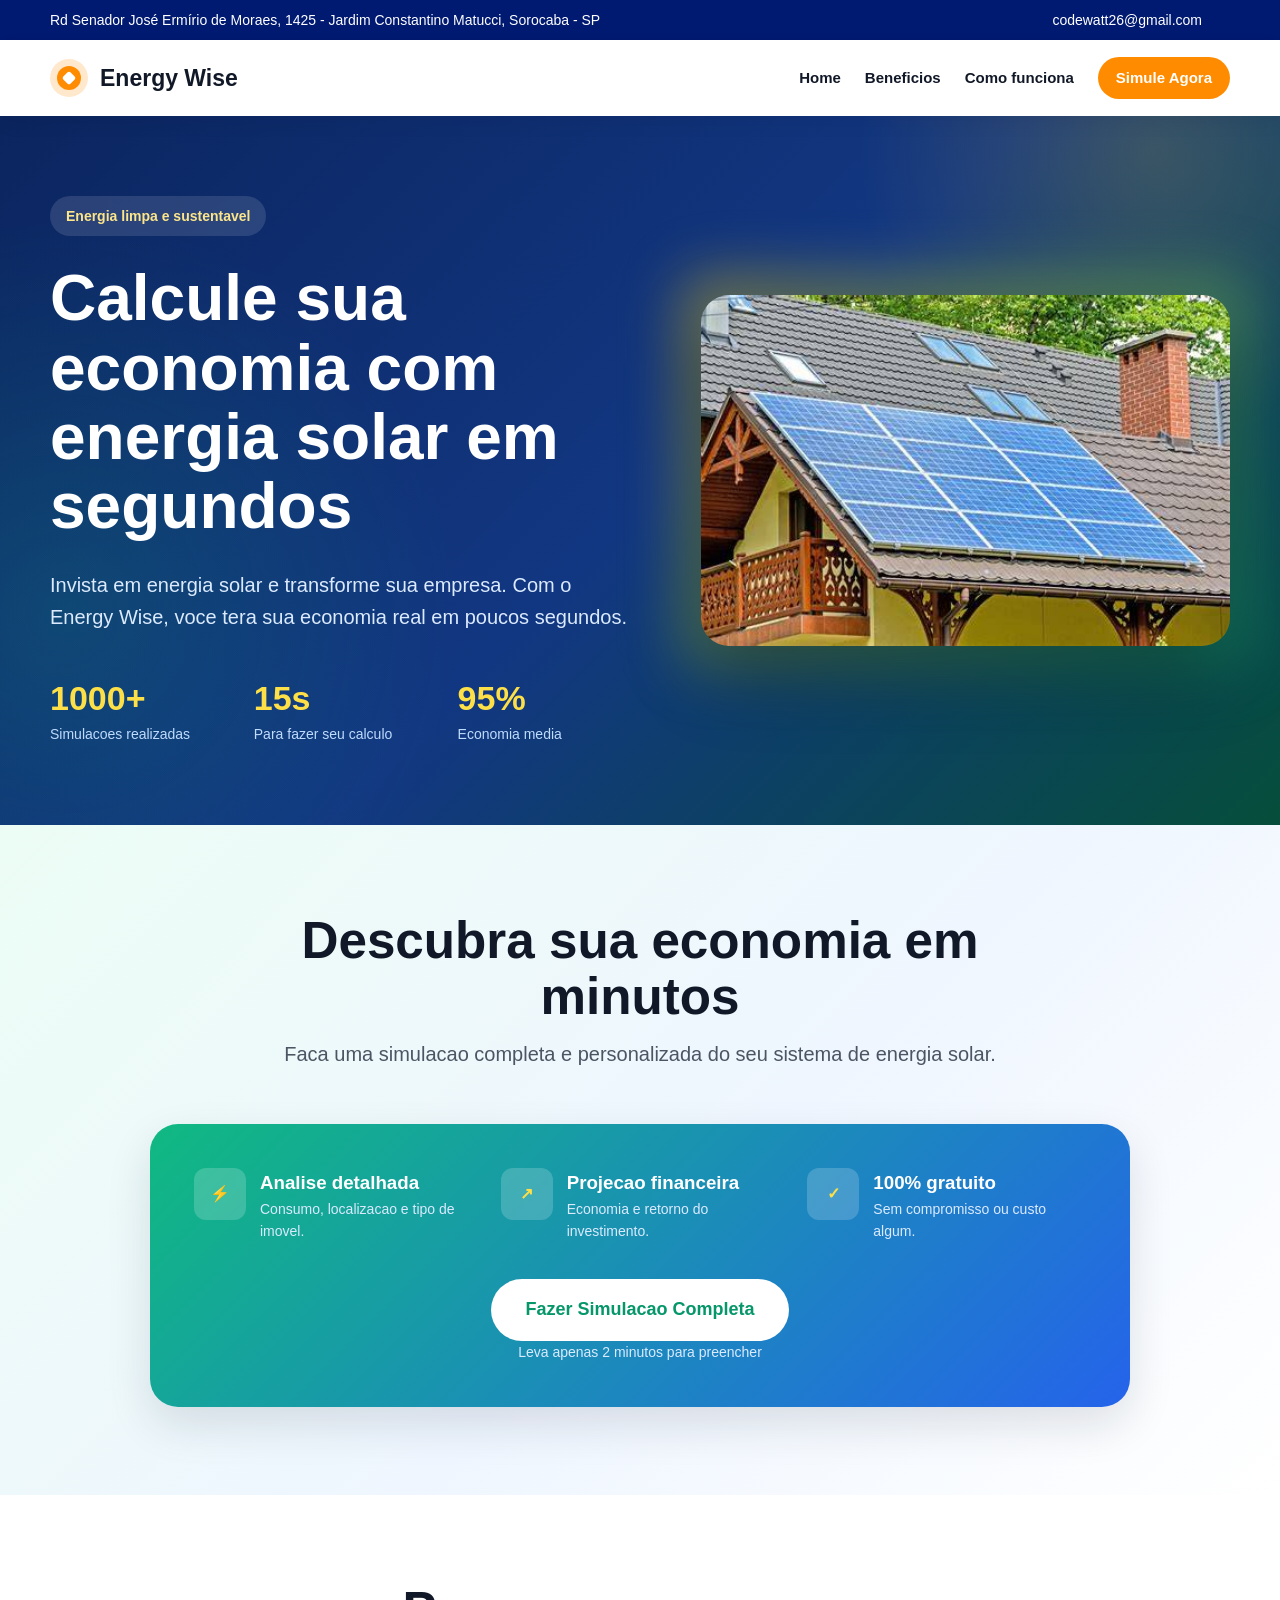
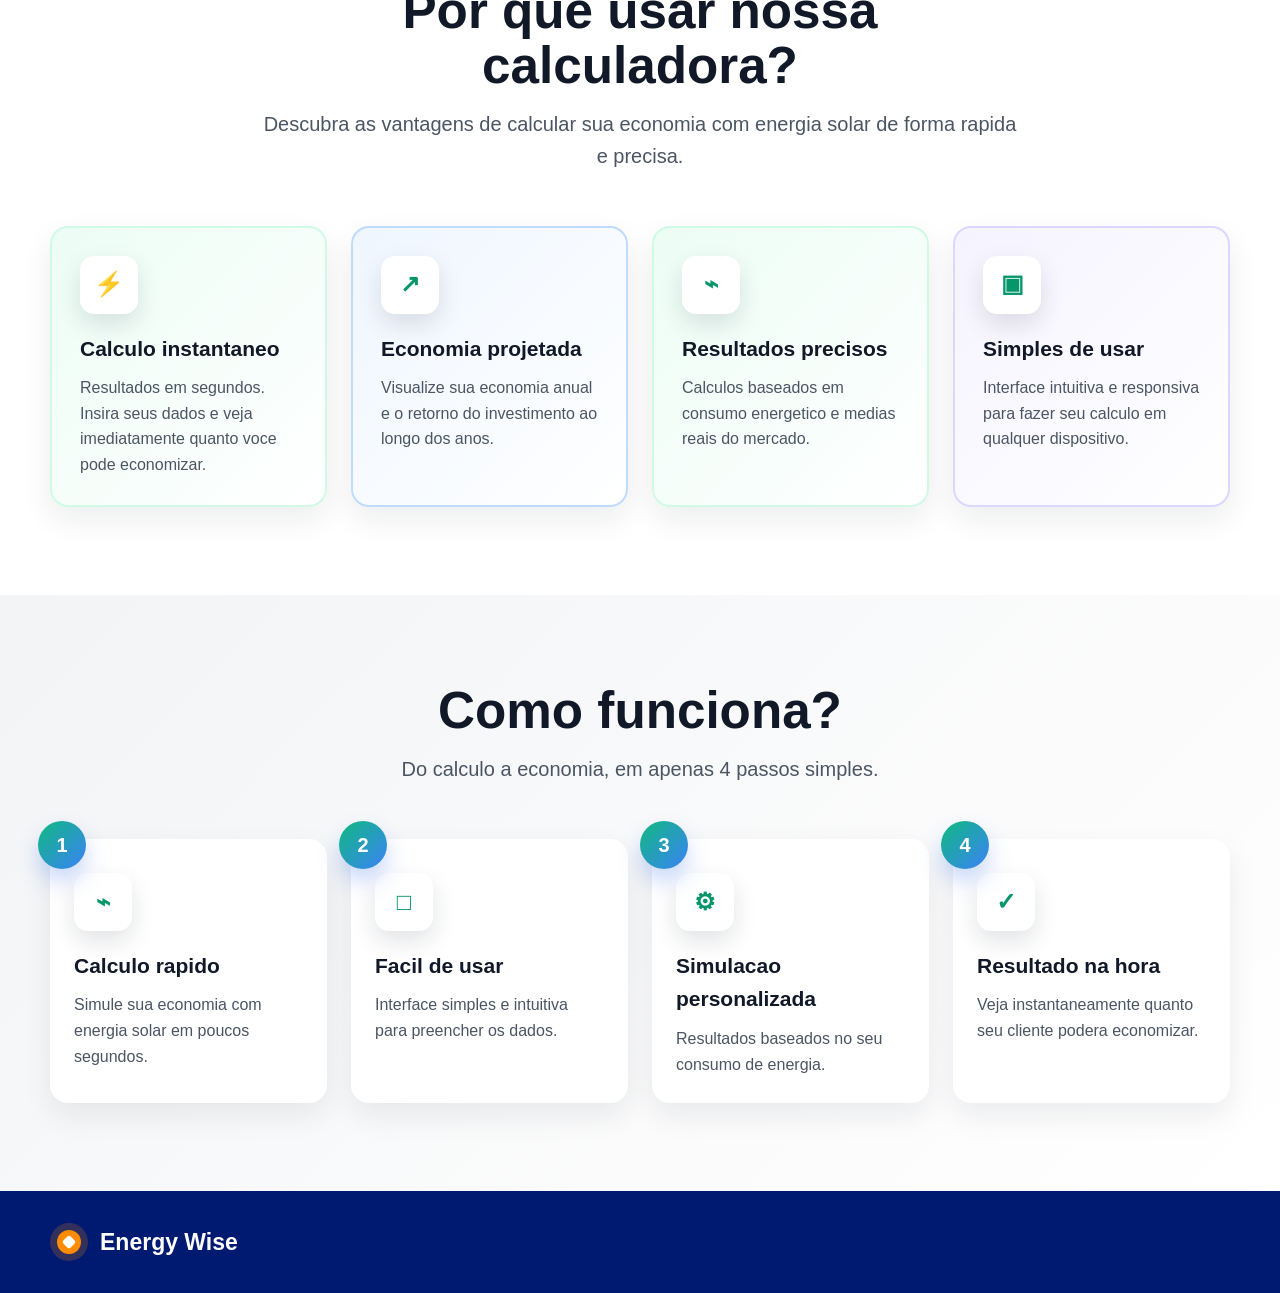
<file: index.html>
<!DOCTYPE html>
<html lang="pt-BR">
<head>
  <meta charset="UTF-8">
  <meta name="viewport" content="width=device-width, initial-scale=1.0">
  <title>Energy Wise | Home</title>
  <link rel="stylesheet" href="style.css">
</head>
<body>
  <header class="site-header">
    <div class="topbar">
      <div class="container topbar__content">
        <p class="topbar__item">Rd Senador José Ermírio de Moraes, 1425 - Jardim Constantino Matucci, Sorocaba - SP</p>
        <div class="topbar__right">
          <p class="topbar__item">codewatt26@gmail.com</p>
          <div class="social-links" aria-label="Redes sociais">
          </div>
        </div>
      </div>
    </div>

    <div class="main-header">
      <div class="container main-header__content">
        <a class="logo" href="index.html">
          <span class="logo__mark"></span>
          <span class="logo__text">Energy Wise</span>
        </a>
        <nav class="nav">
          <a href="index.html">Home</a>
          <a href="#beneficios">Beneficios</a>
          <a href="#como-funciona">Como funciona</a>
          <a class="btn btn--small btn--orange" href="simulacao.html">Simule Agora</a>
        </nav>
      </div>
    </div>
  </header>

  <main>
    <section class="hero" id="home">
      <div class="container hero__grid">
        <div class="hero__content">
          <span class="eyebrow">Energia limpa e sustentavel</span>
          <h1>Calcule sua economia com energia solar em segundos</h1>
          <p>
            Invista em energia solar e transforme sua empresa. Com o Energy Wise,
            voce tera sua economia real em poucos segundos.
          </p>
        

          <div class="stats">
            <div>
              <strong>1000+</strong>
              <span>Simulacoes realizadas</span>
            </div>
            <div>
              <strong>15s</strong>
              <span>Para fazer seu calculo</span>
            </div>
            <div>
              <strong>95%</strong>
              <span>Economia media</span>
            </div>
          </div>
        </div>

        <div class="hero__image-wrap">
          <img src="solar-panels.png" alt="Paineis solares instalados em um telhado">
        </div>
      </div>
    </section>

    <section class="section section--soft">
      <div class="container">
        <div class="section-heading">
          <h2>Descubra sua economia em minutos</h2>
          <p>Faca uma simulacao completa e personalizada do seu sistema de energia solar.</p>
        </div>

        <div class="cta-panel">
          <div class="cta-panel__grid">
            <article>
              <span class="icon-box">⚡</span>
              <h3>Analise detalhada</h3>
              <p>Consumo, localizacao e tipo de imovel.</p>
            </article>
            <article>
              <span class="icon-box">↗</span>
              <h3>Projecao financeira</h3>
              <p>Economia e retorno do investimento.</p>
            </article>
            <article>
              <span class="icon-box">✓</span>
              <h3>100% gratuito</h3>
              <p>Sem compromisso ou custo algum.</p>
            </article>
          </div>
          <a class="btn btn--light" href="simulacao.html">Fazer Simulacao Completa</a>
          <p class="cta-panel__note">Leva apenas 2 minutos para preencher</p>
        </div>
      </div>
    </section>

    <section class="section" id="beneficios">
      <div class="container">
        <div class="section-heading">
          <h2>Por que usar nossa calculadora?</h2>
          <p>Descubra as vantagens de calcular sua economia com energia solar de forma rapida e precisa.</p>
        </div>

        <div class="card-grid card-grid--four">
          <article class="feature-card feature-card--green">
            <span class="feature-card__icon">⚡</span>
            <h3>Calculo instantaneo</h3>
            <p>Resultados em segundos. Insira seus dados e veja imediatamente quanto voce pode economizar.</p>
          </article>
          <article class="feature-card feature-card--blue">
            <span class="feature-card__icon">↗</span>
            <h3>Economia projetada</h3>
            <p>Visualize sua economia anual e o retorno do investimento ao longo dos anos.</p>
          </article>
          <article class="feature-card feature-card--green">
            <span class="feature-card__icon">⌁</span>
            <h3>Resultados precisos</h3>
            <p>Calculos baseados em consumo energetico e medias reais do mercado.</p>
          </article>
          <article class="feature-card feature-card--purple">
            <span class="feature-card__icon">▣</span>
            <h3>Simples de usar</h3>
            <p>Interface intuitiva e responsiva para fazer seu calculo em qualquer dispositivo.</p>
          </article>
        </div>
      </div>
    </section>

    <section class="section section--gray" id="como-funciona">
      <div class="container">
        <div class="section-heading">
          <h2>Como funciona?</h2>
          <p>Do calculo a economia, em apenas 4 passos simples.</p>
        </div>

        <div class="steps">
          <article class="step-card">
            <span class="step-card__number">1</span>
            <span class="step-card__icon">⌁</span>
            <h3>Calculo rapido</h3>
            <p>Simule sua economia com energia solar em poucos segundos.</p>
          </article>
          <article class="step-card">
            <span class="step-card__number">2</span>
            <span class="step-card__icon">□</span>
            <h3>Facil de usar</h3>
            <p>Interface simples e intuitiva para preencher os dados.</p>
          </article>
          <article class="step-card">
            <span class="step-card__number">3</span>
            <span class="step-card__icon">⚙</span>
            <h3>Simulacao personalizada</h3>
            <p>Resultados baseados no seu consumo de energia.</p>
          </article>
          <article class="step-card">
            <span class="step-card__number">4</span>
            <span class="step-card__icon">✓</span>
            <h3>Resultado na hora</h3>
            <p>Veja instantaneamente quanto seu cliente podera economizar.</p>
          </article>
        </div>
      </div>
    </section>
  </main>

  <footer class="footer">
    <div class="container footer__content">
      <a class="logo logo--footer" href="index.html">
        <span class="logo__mark"></span>
        <span class="logo__text">Energy Wise</span>
      </a>
     
    </div>
  </footer>
</body>
</html>
</file>
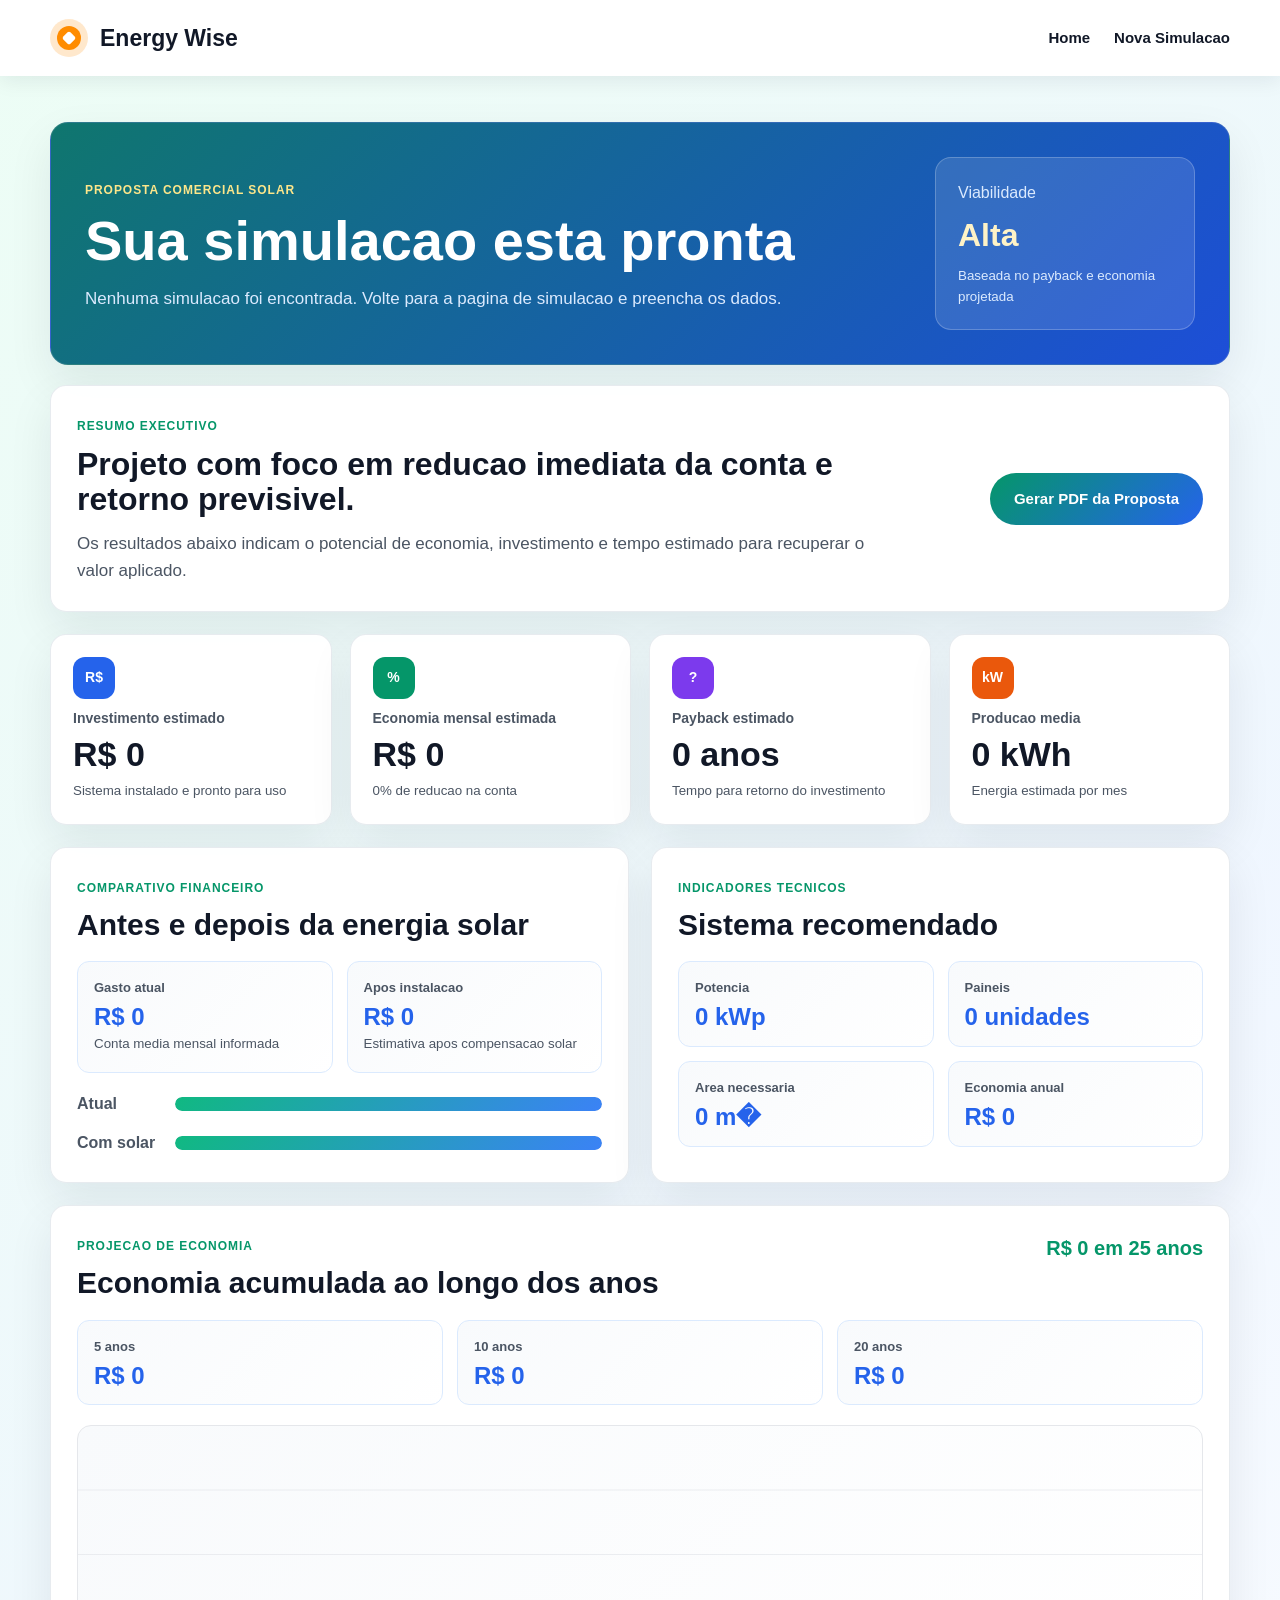
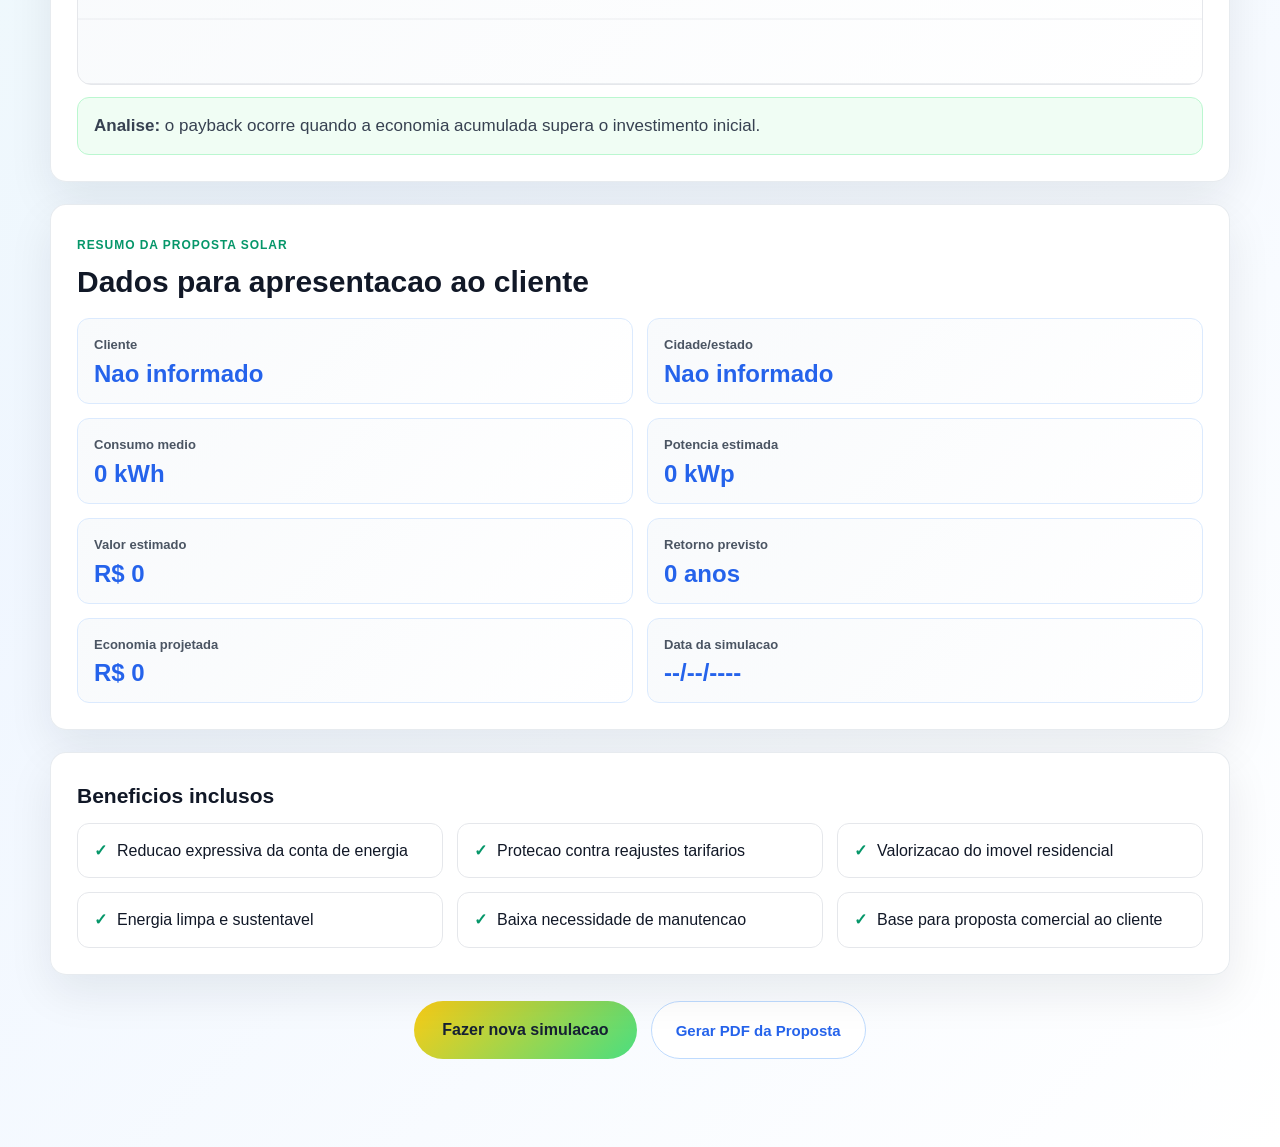
<file: resultados.html>
<!DOCTYPE html>
<html lang="pt-BR">
<head>
  <meta charset="UTF-8">
  <meta name="viewport" content="width=device-width, initial-scale=1.0">
  <title>Energy Wise | Resultados</title>
  <link rel="stylesheet" href="style.css">
</head>
<body>
  <header class="site-header">
    <div class="main-header">
      <div class="container main-header__content">
        <a class="logo" href="index.html">
          <span class="logo__mark"></span>
          <span class="logo__text">Energy Wise</span>
        </a>
        <nav class="nav">
          <a href="index.html">Home</a>
          <a href="simulacao.html">Nova Simulacao</a>
        </nav>
      </div>
    </div>
  </header>

  <main>
    <section class="section section--results result-page" id="resultado">
      <div class="container">
        <div class="proposal-hero reveal-card">
          <div>
            <span class="proposal-eyebrow">Proposta comercial solar</span>
            <h1>Sua simulacao esta pronta</h1>
            <p id="resultado-descricao">Analise financeira estimada para instalacao de energia solar residencial.</p>
          </div>
          <div class="proposal-score">
            <span>Viabilidade</span>
            <strong id="viabilidade-projeto">Alta</strong>
            <small>Baseada no payback e economia projetada</small>
          </div>
        </div>

        <section class="executive-summary reveal-card" aria-label="Resumo executivo">
          <div>
            <span class="section-kicker">Resumo executivo</span>
            <h2>Projeto com foco em reducao imediata da conta e retorno previsivel.</h2>
            <p id="resumo-executivo">Os resultados abaixo indicam o potencial de economia, investimento e tempo estimado para recuperar o valor aplicado.</p>
          </div>
          <button class="btn btn--proposal" id="gerar-pdf" type="button">Gerar PDF da Proposta</button>
        </section>

        <div class="result-metrics">
          <article class="result-card result-card--investment reveal-card">
            <span class="result-card__icon">R$</span>
            <span>Investimento estimado</span>
            <strong id="investimento-total">R$ 0</strong>
            <small>Sistema instalado e pronto para uso</small>
          </article>
          <article class="result-card result-card--saving reveal-card">
            <span class="result-card__icon">%</span>
            <span>Economia mensal estimada</span>
            <strong id="economia-mensal">R$ 0</strong>
            <small id="reducao-conta">0% de reducao na conta</small>
          </article>
          <article class="result-card result-card--payback reveal-card">
            <span class="result-card__icon">?</span>
            <span>Payback estimado</span>
            <strong id="retorno-investimento">0 anos</strong>
            <small>Tempo para retorno do investimento</small>
          </article>
          <article class="result-card result-card--energy reveal-card">
            <span class="result-card__icon">kW</span>
            <span>Producao media</span>
            <strong id="geracao-mensal">0 kWh</strong>
            <small>Energia estimada por mes</small>
          </article>
        </div>

        <div class="result-layout">
          <section class="panel-card comparison-card reveal-card">
            <div class="panel-title">
              <span class="section-kicker">Comparativo financeiro</span>
              <h2>Antes e depois da energia solar</h2>
            </div>
            <div class="bill-comparison">
              <div>
                <span>Gasto atual</span>
                <strong id="gasto-atual">R$ 0</strong>
                <small>Conta media mensal informada</small>
              </div>
              <div>
                <span>Apos instalacao</span>
                <strong id="gasto-pos-instalacao">R$ 0</strong>
                <small>Estimativa apos compensacao solar</small>
              </div>
            </div>
            <div class="comparison-bars" aria-label="Comparacao visual da conta">
              <div>
                <span>Atual</span>
                <div class="bar-track"><span id="barra-atual"></span></div>
              </div>
              <div>
                <span>Com solar</span>
                <div class="bar-track"><span id="barra-solar"></span></div>
              </div>
            </div>
          </section>

          <section class="panel-card reveal-card">
            <div class="panel-title">
              <span class="section-kicker">Indicadores tecnicos</span>
              <h2>Sistema recomendado</h2>
            </div>
            <div class="technical-grid">
              <div><span>Potencia</span><strong id="potencia-sistema">0 kWp</strong></div>
              <div><span>Paineis</span><strong id="numero-paineis">0 unidades</strong></div>
              <div><span>Area necessaria</span><strong id="area-necessaria">0 m�</strong></div>
              <div><span>Economia anual</span><strong id="economia-anual">R$ 0</strong></div>
            </div>
          </section>
        </div>

        <section class="panel-card reveal-card">
          <div class="panel-title panel-title--row">
            <div>
              <span class="section-kicker">Projecao de economia</span>
              <h2>Economia acumulada ao longo dos anos</h2>
            </div>
            <strong id="economia-vida-util" class="panel-highlight">R$ 0 em 25 anos</strong>
          </div>
          <div class="projection-grid">
            <article><span>5 anos</span><strong id="economia-5-anos">R$ 0</strong></article>
            <article><span>10 anos</span><strong id="economia-10-anos">R$ 0</strong></article>
            <article><span>20 anos</span><strong id="economia-20-anos">R$ 0</strong></article>
          </div>
          <div class="proposal-chart" id="grafico-economia" aria-label="Grafico de economia acumulada"></div>
          <p class="chart-note"><strong>Analise:</strong> o payback ocorre quando a economia acumulada supera o investimento inicial.</p>
        </section>

        <section class="panel-card reveal-card">
          <div class="panel-title">
            <span class="section-kicker">Resumo da Proposta Solar</span>
            <h2>Dados para apresentacao ao cliente</h2>
          </div>
          <div class="proposal-summary" id="resumo-proposta">
            <div><span>Cliente</span><strong id="cliente-nome">Nao informado</strong></div>
            <div><span>Cidade/estado</span><strong id="cliente-cidade">Nao informado</strong></div>
            <div><span>Consumo medio</span><strong id="consumo-medio">0 kWh</strong></div>
            <div><span>Potencia estimada</span><strong id="resumo-potencia">0 kWp</strong></div>
            <div><span>Valor estimado</span><strong id="resumo-investimento">R$ 0</strong></div>
            <div><span>Retorno previsto</span><strong id="resumo-retorno">0 anos</strong></div>
            <div><span>Economia projetada</span><strong id="resumo-economia">R$ 0</strong></div>
            <div><span>Data da simulacao</span><strong id="data-simulacao">--/--/----</strong></div>
          </div>
        </section>

        <section class="benefit-list benefit-list--results reveal-card">
          <h3>Beneficios inclusos</h3>
          <ul>
            <li>Reducao expressiva da conta de energia</li>
            <li>Protecao contra reajustes tarifarios</li>
            <li>Valorizacao do imovel residencial</li>
            <li>Energia limpa e sustentavel</li>
            <li>Baixa necessidade de manutencao</li>
            <li>Base para proposta comercial ao cliente</li>
          </ul>
        </section>

        <div class="result-actions">
          <a class="btn btn--primary" href="simulacao.html">Fazer nova simulacao</a>
          <button class="btn btn--proposal btn--outline" id="gerar-pdf-footer" type="button">Gerar PDF da Proposta</button>
        </div>
      </div>
    </section>
  </main>

  <script src="js/script.js"></script>
</body>
</html>
</file>
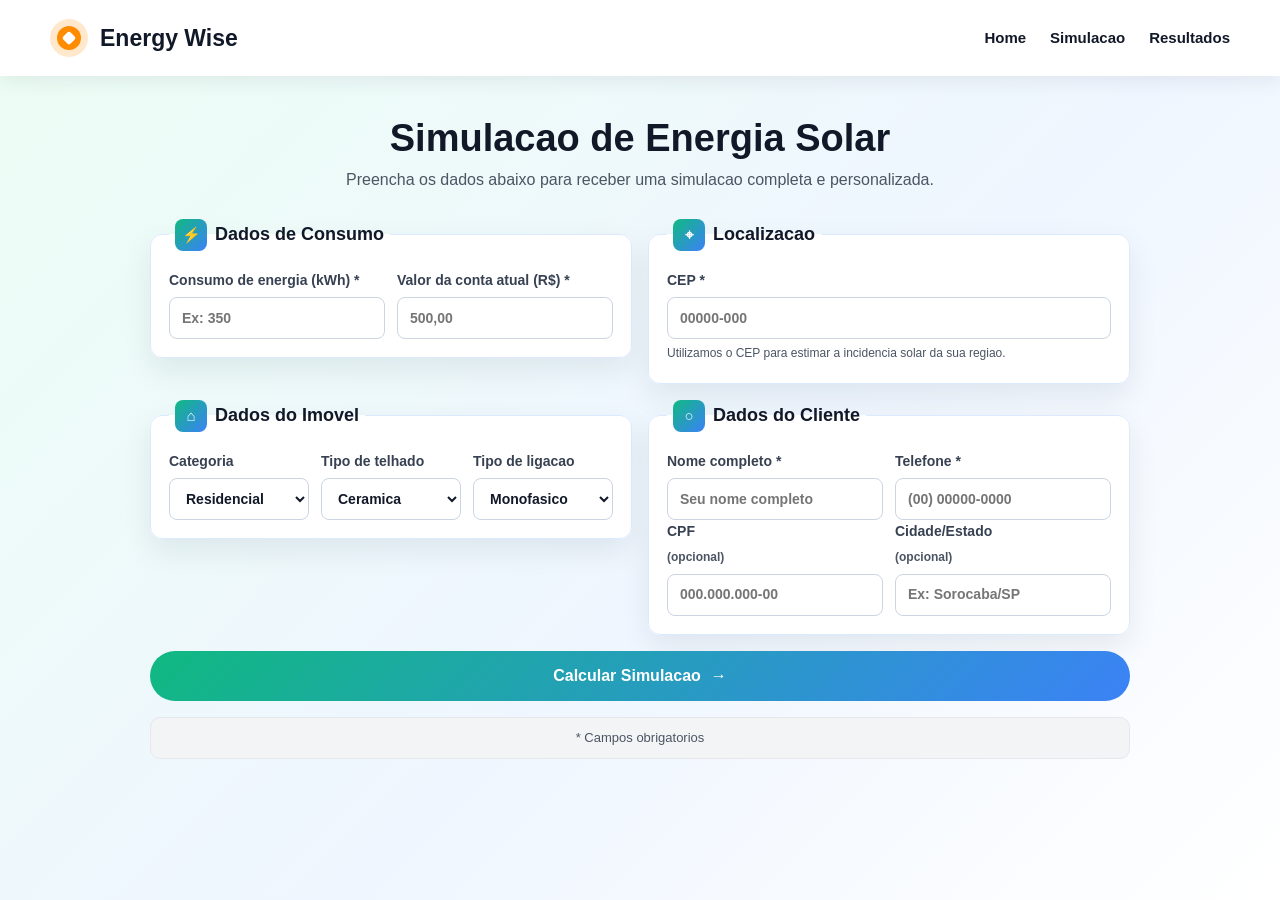
<file: simulacao.html>
<!DOCTYPE html>
<html lang="pt-BR">
<head>
  <meta charset="UTF-8">
  <meta name="viewport" content="width=device-width, initial-scale=1.0">
  <title>Energy Wise | Simulacao</title>
  <link rel="stylesheet" href="style.css">
</head>
<body>
  <header class="site-header">
    <div class="main-header">
      <div class="container main-header__content">
        <a class="logo" href="index.html">
          <span class="logo__mark"></span>
          <span class="logo__text">Energy Wise</span>
        </a>
        <nav class="nav">
          <a href="index.html">Home</a>
          <a href="simulacao.html">Simulacao</a>
          <a href="resultados.html">Resultados</a>
        </nav>
      </div>
    </div>
  </header>

  <main>
    <section class="section section--form" id="simulacao">
      <div class="container container--narrow">
        <div class="section-heading">
          <h2>Simulacao de Energia Solar</h2>
          <p>Preencha os dados abaixo para receber uma simulacao completa e personalizada.</p>
        </div>

        <form class="solar-form" id="solar-form">
          <fieldset class="form-card">
            <legend><span>⚡</span> Dados de Consumo</legend>
            <div class="form-grid form-grid--two">
              <label>
                Consumo de energia (kWh) *
                <input type="number" name="consumo" placeholder="Ex: 350" required>
              </label>
              <label>
                Valor da conta atual (R$) *
                <input type="number" name="valor" placeholder="500,00" step="0.01" required>
              </label>
            </div>
          </fieldset>

          <fieldset class="form-card">
            <legend><span>⌖</span> Localizacao</legend>
            <label>
              CEP *
              <input type="text" name="cep" placeholder="00000-000" maxlength="9" required>
            </label>
            <small>Utilizamos o CEP para estimar a incidencia solar da sua regiao.</small>
          </fieldset>

          <fieldset class="form-card">
            <legend><span>⌂</span> Dados do Imovel</legend>
            <div class="form-grid form-grid--three">
              <label>
                Categoria
                <select name="categoria">
                  <option value="residencial">Residencial</option>
                  <option value="comercial">Comercial</option>
                </select>
              </label>
              <label>
                Tipo de telhado
                <select name="telhado">
                  <option value="ceramica">Ceramica</option>
                  <option value="metalico">Metalico</option>
                  <option value="laje">Laje</option>
                  <option value="fibrocimento">Fibrocimento</option>
                </select>
              </label>
              <label>
                Tipo de ligacao
                <select name="ligacao">
                  <option value="monofasico">Monofasico</option>
                  <option value="bifasico">Bifasico</option>
                  <option value="trifasico">Trifasico</option>
                </select>
              </label>
            </div>
          </fieldset>

          <fieldset class="form-card">
            <legend><span>○</span> Dados do Cliente</legend>
            <div class="form-grid form-grid--two">
              <label>
                Nome completo *
                <input type="text" name="nome" placeholder="Seu nome completo" required>
              </label>
              <label>
                Telefone *
                <input type="tel" name="telefone" placeholder="(00) 00000-0000" required>
              </label>
            </div>
            <div class="form-grid form-grid--two">
              <label>
                CPF <small>(opcional)</small>
                <input type="text" name="cpf" placeholder="000.000.000-00" maxlength="14">
              </label>
              <label>
                Cidade/Estado <small>(opcional)</small>
                <input type="text" name="cidadeEstado" placeholder="Ex: Sorocaba/SP">
              </label>
            </div>
          </fieldset>

          <button class="btn btn--submit" type="submit">Calcular Simulacao <span aria-hidden="true">→</span></button>
          <p class="required-note">* Campos obrigatorios</p>
        </form>
      </div>
    </section>
  </main>

  <script src="js/script.js"></script>
</body>
</html>
</file>
<file: style.css>
:root {
  --blue-900: #001a72;
  --blue-800: #123782;
  --blue-600: #2563eb;
  --blue-500: #3b82f6;
  --green-600: #059669;
  --green-500: #10b981;
  --green-100: #d1fae5;
  --orange: #ff8c00;
  --yellow: #facc15;
  --purple: #7c3aed;
  --gray-950: #111827;
  --gray-700: #374151;
  --gray-600: #4b5563;
  --gray-200: #e5e7eb;
  --gray-100: #f3f4f6;
  --white: #ffffff;
  --shadow: 0 18px 45px rgba(15, 23, 42, 0.12);
}

* {
  box-sizing: border-box;
}

html {
  scroll-behavior: smooth;
}

body {
  margin: 0;
  color: var(--gray-950);
  font-family: Arial, Helvetica, sans-serif;
  line-height: 1.6;
  background: var(--white);
}

img {
  display: block;
  max-width: 100%;
}

a {
  color: inherit;
  text-decoration: none;
}

.container {
  width: min(100% - 32px, 1180px);
  margin-inline: auto;
}

.container--narrow {
  width: min(100% - 32px, 860px);
}

.topbar {
  color: var(--white);
  background: var(--blue-900);
  font-size: 14px;
}

.topbar__content,
.topbar__right,
.main-header__content,
.nav,
.social-links,
.logo {
  display: flex;
  align-items: center;
}

.topbar__content {
  justify-content: space-between;
  gap: 20px;
  min-height: 40px;
}

.topbar__item {
  margin: 0;
}

.topbar__right {
  gap: 28px;
}

.social-links {
  gap: 12px;
}

.social-links a {
  font-weight: 700;
  opacity: 0.9;
}

.main-header {
  position: sticky;
  top: 0;
  z-index: 10;
  background: var(--white);
  box-shadow: 0 4px 20px rgba(15, 23, 42, 0.08);
}

.main-header__content {
  justify-content: space-between;
  gap: 24px;
  min-height: 76px;
}

.logo {
  gap: 12px;
  font-weight: 800;
  font-size: 23px;
  white-space: nowrap;
}

.logo__mark {
  position: relative;
  width: 38px;
  height: 38px;
  border-radius: 50%;
  background: rgba(255, 140, 0, 0.2);
}

.logo__mark::before,
.logo__mark::after {
  content: "";
  position: absolute;
  inset: 7px;
  border-radius: 50%;
  background: var(--orange);
}

.logo__mark::after {
  inset: 14px;
  border-radius: 2px;
  rotate: 45deg;
  background: var(--white);
}

.nav {
  gap: 24px;
  font-size: 15px;
  font-weight: 600;
}

.nav a:hover {
  color: var(--orange);
}

.btn {
  display: inline-flex;
  align-items: center;
  justify-content: center;
  gap: 10px;
  border: 0;
  border-radius: 999px;
  cursor: pointer;
  font-weight: 800;
  transition: transform 0.2s ease, box-shadow 0.2s ease, opacity 0.2s ease;
}

.btn:hover {
  transform: translateY(-2px);
  box-shadow: var(--shadow);
}

.btn--small {
  padding: 9px 18px;
}

.btn--orange {
  color: var(--white);
  background: var(--orange);
}

.btn--primary {
  min-height: 58px;
  padding: 0 28px;
  color: #152033;
  background: linear-gradient(135deg, var(--yellow), #4ade80);
}

.btn--light {
  min-height: 62px;
  padding: 0 34px;
  color: var(--green-600);
  background: var(--white);
  font-size: 18px;
}

.btn--submit {
  width: 100%;
  min-height: 64px;
  color: var(--white);
  background: linear-gradient(135deg, var(--green-500), var(--blue-500));
  font-size: 20px;
}

.hero {
  min-height: 700px;
  display: flex;
  align-items: center;
  overflow: hidden;
  color: var(--white);
  background:
    radial-gradient(circle at 90% 5%, rgba(250, 204, 21, 0.18), transparent 22%),
    radial-gradient(circle at 5% 70%, rgba(16, 185, 129, 0.18), transparent 30%),
    linear-gradient(135deg, #0b255f, #123782 52%, #064e3b);
}

.hero__grid {
  display: grid;
  grid-template-columns: 1fr 0.9fr;
  align-items: center;
  gap: 64px;
  padding-block: 80px;
}

.hero__content {
  display: grid;
  gap: 28px;
}

.eyebrow {
  width: fit-content;
  padding: 9px 16px;
  border-radius: 999px;
  background: rgba(255, 255, 255, 0.12);
  color: #fde68a;
  font-size: 14px;
  font-weight: 700;
}

.hero h1,
.section-heading h2,
.result-header h2 {
  margin: 0;
  line-height: 1.08;
  letter-spacing: 0;
}

.hero h1 {
  max-width: 680px;
  font-size: clamp(42px, 6vw, 64px);
}

.hero p {
  max-width: 600px;
  margin: 0;
  color: #dbeafe;
  font-size: 20px;
}

.hero__image-wrap {
  position: relative;
}

.hero__image-wrap::before {
  content: "";
  position: absolute;
  inset: -22px;
  border-radius: 28px;
  background: linear-gradient(135deg, rgba(250, 204, 21, 0.42), rgba(16, 185, 129, 0.42));
  filter: blur(28px);
}

.hero__image-wrap img {
  position: relative;
  width: 100%;
  border-radius: 28px;
  box-shadow: 0 30px 70px rgba(0, 0, 0, 0.35);
}

.stats {
  display: grid;
  grid-template-columns: repeat(3, 1fr);
  gap: 24px;
  padding-top: 20px;
}

.stats strong {
  display: block;
  color: #fde047;
  font-size: 34px;
  line-height: 1;
}

.stats span {
  display: block;
  margin-top: 8px;
  color: #bfdbfe;
  font-size: 14px;
}

.section {
  padding: 88px 0;
}

.section--soft,
.section--form,
.section--results {
  background: linear-gradient(135deg, #ecfdf5, #eff6ff 55%, var(--white));
}

.section--gray {
  background: linear-gradient(135deg, var(--gray-100), var(--white));
}

.section-heading {
  max-width: 760px;
  margin: 0 auto 54px;
  text-align: center;
}

.section-heading h2,
.result-header h2 {
  font-size: clamp(34px, 4vw, 52px);
}

.section-heading p,
.result-header p {
  margin: 14px 0 0;
  color: var(--gray-600);
  font-size: 20px;
}

.cta-panel {
  position: relative;
  overflow: hidden;
  max-width: 980px;
  margin-inline: auto;
  padding: 44px;
  border-radius: 28px;
  color: var(--white);
  text-align: center;
  background: linear-gradient(135deg, var(--green-500), var(--blue-600));
  box-shadow: var(--shadow);
}

.cta-panel__grid {
  display: grid;
  grid-template-columns: repeat(3, 1fr);
  gap: 28px;
  margin-bottom: 36px;
  text-align: left;
}

.cta-panel article {
  display: grid;
  grid-template-columns: 52px 1fr;
  column-gap: 14px;
}

.cta-panel h3,
.cta-panel p {
  margin: 0;
}

.cta-panel p {
  color: #dbeafe;
  font-size: 14px;
}

.icon-box {
  grid-row: span 2;
  display: grid;
  place-items: center;
  width: 52px;
  height: 52px;
  border-radius: 12px;
  background: rgba(255, 255, 255, 0.18);
  color: #fde047;
  font-weight: 900;
}

.cta-panel__note {
  margin-top: 14px;
}

.mini-stats,
.card-grid,
.steps,
.metric-grid,
.details-grid {
  display: grid;
  gap: 24px;
}

.mini-stats {
  grid-template-columns: repeat(3, 1fr);
  max-width: 980px;
  margin: 28px auto 0;
}

.mini-stats div,
.feature-card,
.step-card,
.form-card,
.details-card,
.chart-card,
.benefit-list {
  background: var(--white);
  box-shadow: 0 12px 30px rgba(15, 23, 42, 0.08);
}

.mini-stats div {
  padding: 24px;
  border-radius: 14px;
  text-align: center;
}

.mini-stats strong {
  display: block;
  color: var(--green-600);
  font-size: 30px;
}

.mini-stats span {
  color: var(--gray-600);
}

.card-grid--four,
.steps,
.metric-grid,
.details-grid {
  grid-template-columns: repeat(4, 1fr);
}

.feature-card {
  min-height: 250px;
  padding: 28px;
  border: 2px solid var(--green-100);
  border-radius: 18px;
  transition: transform 0.2s ease, box-shadow 0.2s ease;
}

.feature-card:hover,
.step-card:hover {
  transform: translateY(-4px);
  box-shadow: var(--shadow);
}

.feature-card--green {
  background: linear-gradient(135deg, #ecfdf5, var(--white));
}

.feature-card--blue {
  border-color: #bfdbfe;
  background: linear-gradient(135deg, #eff6ff, var(--white));
}

.feature-card--purple {
  border-color: #ddd6fe;
  background: linear-gradient(135deg, #f5f3ff, var(--white));
}

.feature-card__icon,
.step-card__icon {
  display: grid;
  place-items: center;
  width: 58px;
  height: 58px;
  margin-bottom: 18px;
  border-radius: 14px;
  color: var(--green-600);
  background: var(--white);
  box-shadow: 0 10px 24px rgba(15, 23, 42, 0.12);
  font-size: 24px;
  font-weight: 900;
}

.feature-card h3,
.step-card h3,
.details-card h3,
.chart-card h3,
.benefit-list h3 {
  margin: 0 0 10px;
  font-size: 21px;
}

.feature-card p,
.step-card p {
  margin: 0;
  color: var(--gray-600);
}

.step-card {
  position: relative;
  padding: 34px 24px 26px;
  border-radius: 18px;
}

.step-card__number {
  position: absolute;
  top: -18px;
  left: -12px;
  display: grid;
  place-items: center;
  width: 48px;
  height: 48px;
  border-radius: 50%;
  color: var(--white);
  background: linear-gradient(135deg, var(--green-500), var(--blue-500));
  box-shadow: 0 12px 22px rgba(37, 99, 235, 0.25);
  font-size: 20px;
  font-weight: 900;
}

.solar-form {
  display: grid;
  gap: 24px;
}
.section--form {
  min-height: calc(100vh - 76px);
  padding: 42px 0 48px;
}

.section--form .container--narrow {
  width: min(100% - 32px, 980px);
}

.section--form .section-heading {
  max-width: 640px;
  margin-bottom: 26px;
}

.section--form .section-heading h2 {
  font-size: clamp(28px, 3vw, 38px);
}

.section--form .section-heading p {
  margin-top: 8px;
  font-size: 16px;
}

.section--form .solar-form {
  grid-template-columns: repeat(2, minmax(0, 1fr));
  align-items: start;
  gap: 16px;
}

.section--form .form-card {
  padding: 18px;
  border-width: 1px;
  border-radius: 12px;
}

.section--form .form-card legend {
  gap: 8px;
  padding: 0 6px;
  font-size: 18px;
}

.section--form .form-card legend span {
  width: 32px;
  height: 32px;
  border-radius: 8px;
  font-size: 15px;
}

.section--form .form-grid {
  gap: 12px;
}

.section--form label {
  gap: 6px;
  font-size: 14px;
}

.section--form input,
.section--form select {
  min-height: 42px;
  padding: 0 12px;
  border-radius: 8px;
  font-size: 14px;
}

.section--form small {
  font-size: 12px;
}

.section--form .btn--submit,
.section--form .required-note {
  grid-column: 1 / -1;
}

.section--form .btn--submit {
  min-height: 50px;
  font-size: 16px;
}

.section--form .required-note {
  padding: 10px;
  border-radius: 10px;
  font-size: 13px;
}
/* Simulacao compacta */
.section--form {
  min-height: calc(100vh - 76px);
  padding: 42px 0 48px;
}

.section--form .container--narrow {
  width: min(100% - 32px, 980px);
}

.section--form .section-heading {
  max-width: 640px;
  margin-bottom: 26px;
}

.section--form .section-heading h2 {
  font-size: clamp(28px, 3vw, 38px);
}

.section--form .section-heading p {
  margin-top: 8px;
  font-size: 16px;
}

.section--form .solar-form {
  grid-template-columns: repeat(2, minmax(0, 1fr));
  align-items: start;
  gap: 16px;
}

.section--form .form-card {
  padding: 18px;
  border-width: 1px;
  border-radius: 12px;
}

.section--form .form-card legend {
  gap: 8px;
  padding: 0 6px;
  font-size: 18px;
}

.section--form .form-card legend span {
  width: 32px;
  height: 32px;
  border-radius: 8px;
  font-size: 15px;
}

.section--form .form-grid {
  gap: 12px;
}

.section--form label {
  gap: 6px;
  font-size: 14px;
}

.section--form input,
.section--form select {
  min-height: 42px;
  padding: 0 12px;
  border-radius: 8px;
  font-size: 14px;
}

.section--form small {
  font-size: 12px;
}

.section--form .btn--submit,
.section--form .required-note {
  grid-column: 1 / -1;
}

.section--form .btn--submit {
  min-height: 50px;
  font-size: 16px;
}

.section--form .required-note {
  padding: 10px;
  border-radius: 10px;
  font-size: 13px;
}

.form-card {
  margin: 0;
  padding: 28px;
  border: 2px solid #dbeafe;
  border-radius: 16px;
}

.form-card legend {
  display: flex;
  align-items: center;
  gap: 12px;
  padding: 0 10px;
  font-size: 23px;
  font-weight: 800;
}

.form-card legend span {
  display: grid;
  place-items: center;
  width: 42px;
  height: 42px;
  border-radius: 10px;
  color: var(--white);
  background: linear-gradient(135deg, var(--green-500), var(--blue-500));
}

.form-grid {
  display: grid;
  gap: 18px;
}

.form-grid--two {
  grid-template-columns: repeat(2, 1fr);
}

.form-grid--three {
  grid-template-columns: repeat(3, 1fr);
}

label {
  display: grid;
  gap: 8px;
  color: var(--gray-700);
  font-weight: 700;
}

input,
select {
  width: 100%;
  min-height: 50px;
  padding: 0 14px;
  border: 1px solid #cbd5e1;
  border-radius: 10px;
  color: var(--gray-950);
  background: var(--white);
  font: inherit;
  font-size: 16px;
}

input:focus,
select:focus {
  outline: 3px solid rgba(16, 185, 129, 0.22);
  border-color: var(--green-500);
}

small,
.required-note {
  color: var(--gray-600);
}

.required-note {
  margin: 0;
  padding: 16px;
  border: 1px solid var(--gray-200);
  border-radius: 12px;
  text-align: center;
  background: var(--gray-100);
}

.result-header {
  max-width: 760px;
  margin: 0 auto 48px;
  text-align: center;
}

.result-header__icon {
  display: grid;
  place-items: center;
  width: 82px;
  height: 82px;
  margin: 0 auto 22px;
  border-radius: 50%;
  color: var(--white);
  background: linear-gradient(135deg, var(--green-500), var(--blue-600));
  font-size: 34px;
  font-weight: 900;
}

.metric-card {
  display: grid;
  gap: 8px;
  min-height: 175px;
  padding: 24px;
  border-radius: 18px;
  color: var(--white);
  box-shadow: var(--shadow);
}

.metric-card--blue {
  background: linear-gradient(135deg, var(--blue-500), var(--blue-600));
}

.metric-card--green {
  background: linear-gradient(135deg, var(--green-500), var(--green-600));
}

.metric-card--purple {
  background: linear-gradient(135deg, #8b5cf6, var(--purple));
}

.metric-card--orange {
  background: linear-gradient(135deg, #fb923c, #ea580c);
}

.metric-card span {
  font-weight: 800;
}

.metric-card strong {
  font-size: 34px;
  line-height: 1.05;
}

.metric-card small {
  color: rgba(255, 255, 255, 0.82);
}

.details-card,
.chart-card,
.benefit-list {
  margin-top: 32px;
  padding: 30px;
  border-radius: 18px;
}

.details-grid div {
  padding: 18px;
  border: 1px solid #bfdbfe;
  border-radius: 14px;
  background: linear-gradient(135deg, #eff6ff, var(--white));
}

.details-grid span {
  display: block;
  color: var(--gray-600);
  font-size: 14px;
}

.details-grid strong {
  display: block;
  margin-top: 4px;
  color: var(--blue-600);
  font-size: 28px;
  line-height: 1.1;
}

.fake-chart {
  display: flex;
  align-items: end;
  gap: 14px;
  height: 280px;
  margin: 24px 0;
  padding: 24px;
  border: 1px solid var(--gray-200);
  border-radius: 14px;
  background:
    linear-gradient(to top, rgba(229, 231, 235, 0.7) 1px, transparent 1px) 0 0 / 100% 25%,
    linear-gradient(135deg, #f8fafc, var(--white));
}

.fake-chart span {
  flex: 1;
  min-width: 18px;
  border-radius: 10px 10px 0 0;
  background: linear-gradient(180deg, var(--green-500), rgba(16, 185, 129, 0.24));
}

.chart-card p {
  margin: 0;
  padding: 16px;
  border: 1px solid #bbf7d0;
  border-radius: 12px;
  color: var(--gray-700);
  background: #f0fdf4;
}

.benefit-list ul {
  display: grid;
  grid-template-columns: repeat(2, 1fr);
  gap: 14px;
  margin: 0;
  padding: 0;
  list-style: none;
}

.benefit-list li {
  padding: 14px 16px;
  border: 1px solid var(--gray-200);
  border-radius: 12px;
}

.benefit-list li::before {
  content: "✓";
  margin-right: 10px;
  color: var(--green-600);
  font-weight: 900;
}

.footer {
  padding: 32px 0;
  color: var(--white);
  background: var(--blue-900);
}

.footer__content {
  display: flex;
  align-items: center;
  justify-content: space-between;
  gap: 20px;
}

.footer p {
  margin: 0;
  color: #dbeafe;
}

@media (max-width: 980px) {
  .topbar__content,
  .main-header__content,
  .footer__content {
    align-items: flex-start;
    flex-direction: column;
    padding-block: 14px;
  }

  .nav {
    flex-wrap: wrap;
    gap: 14px;
  }

  .hero__grid,
  .cta-panel__grid,
  .mini-stats,
  .card-grid--four,
  .steps,
  .metric-grid,
  .details-grid,
  .form-grid--three {
    grid-template-columns: repeat(2, 1fr);
  }

  .hero {
    min-height: auto;
  }
}

@media (max-width: 680px) {
  .container,
  .container--narrow {
    width: min(100% - 24px, 1180px);
  }

  .topbar__right,
  .nav {
    align-items: flex-start;
    flex-direction: column;
  }

  .hero__grid,
  .cta-panel__grid,
  .mini-stats,
  .card-grid--four,
  .steps,
  .metric-grid,
  .details-grid,
  .form-grid--two,
  .form-grid--three,
  .benefit-list ul {
    grid-template-columns: 1fr;
  }

  .hero__grid {
    gap: 38px;
    padding-block: 58px;
  }

  .stats {
    grid-template-columns: 1fr;
  }

  .section {
    padding: 64px 0;
  }

  .cta-panel,
  .form-card,
  .details-card,
  .chart-card,
  .benefit-list {
    padding: 22px;
  }

  .metric-card strong,
  .details-grid strong {
    font-size: 28px;
  }

  .section--form {
    padding: 36px 0 40px;
  }

  .section--form .solar-form {
    grid-template-columns: 1fr;
  }

  .section--form .section-heading {
    margin-bottom: 20px;
  }
  .section--form {
  padding: 36px 0 40px;
}

.section--form .solar-form {
  grid-template-columns: 1fr;
}

.section--form .section-heading {
  margin-bottom: 20px;
}
}

/* Tela profissional de resultados */
.result-page {
  padding-top: 46px;
  background: linear-gradient(135deg, rgba(236, 253, 245, 0.96), rgba(239, 246, 255, 0.92) 52%, #ffffff), #f8fafc;
}

.proposal-hero,
.executive-summary,
.panel-card,
.result-card,
.benefit-list--results {
  border: 1px solid rgba(148, 163, 184, 0.22);
  background: rgba(255, 255, 255, 0.96);
  box-shadow: 0 18px 45px rgba(15, 23, 42, 0.08);
}

.reveal-card {
  animation: resultFadeUp 0.6s ease both;
}

.proposal-hero {
  display: grid;
  grid-template-columns: 1fr 260px;
  align-items: center;
  gap: 28px;
  margin-bottom: 20px;
  padding: 34px;
  border-radius: 18px;
  color: var(--white);
  background: linear-gradient(135deg, #0f766e, #1d4ed8);
}

.proposal-eyebrow,
.section-kicker {
  display: inline-flex;
  width: fit-content;
  margin-bottom: 10px;
  color: var(--green-600);
  font-size: 12px;
  font-weight: 900;
  letter-spacing: 0.08em;
  text-transform: uppercase;
}

.proposal-eyebrow {
  color: #fde68a;
}

.proposal-hero h1,
.executive-summary h2,
.panel-title h2 {
  margin: 0;
  line-height: 1.12;
}

.proposal-hero h1 {
  font-size: clamp(34px, 5vw, 56px);
}

.proposal-hero p,
.executive-summary p,
.chart-note {
  margin: 12px 0 0;
  color: #dbeafe;
  font-size: 17px;
}

.proposal-score {
  padding: 22px;
  border: 1px solid rgba(255, 255, 255, 0.22);
  border-radius: 16px;
  background: rgba(255, 255, 255, 0.12);
}

.proposal-score span,
.proposal-score small {
  display: block;
  color: #dbeafe;
}

.proposal-score strong {
  display: block;
  margin: 4px 0;
  color: #fef3c7;
  font-size: 32px;
}

.executive-summary {
  display: grid;
  grid-template-columns: 1fr auto;
  align-items: center;
  gap: 24px;
  margin-bottom: 22px;
  padding: 26px;
  border-radius: 16px;
}

.executive-summary h2 {
  max-width: 760px;
  font-size: clamp(22px, 3vw, 32px);
}

.executive-summary p {
  max-width: 820px;
  color: var(--gray-600);
}

.btn--proposal {
  min-height: 52px;
  padding: 0 24px;
  color: var(--white);
  background: linear-gradient(135deg, var(--green-600), var(--blue-600));
  font-size: 15px;
}

.btn--outline {
  border: 1px solid #bfdbfe;
  color: var(--blue-600);
  background: var(--white);
}

.result-metrics {
  display: grid;
  grid-template-columns: repeat(4, 1fr);
  gap: 18px;
}

.result-card {
  display: grid;
  gap: 8px;
  min-height: 188px;
  padding: 22px;
  border-radius: 16px;
}

.result-card__icon {
  display: grid;
  place-items: center;
  width: 42px;
  height: 42px;
  border-radius: 12px;
  color: var(--white);
  background: var(--blue-600);
  font-size: 14px;
  font-weight: 900;
}

.result-card span:not(.result-card__icon) {
  color: var(--gray-600);
  font-size: 14px;
  font-weight: 800;
}

.result-card strong {
  color: var(--gray-950);
  font-size: clamp(25px, 3vw, 34px);
  line-height: 1.04;
}

.result-card small {
  color: var(--gray-600);
}

.result-card--investment .result-card__icon { background: #2563eb; }
.result-card--saving .result-card__icon { background: #059669; }
.result-card--payback .result-card__icon { background: #7c3aed; }
.result-card--energy .result-card__icon { background: #ea580c; }

.result-layout {
  display: grid;
  grid-template-columns: 1fr 1fr;
  gap: 22px;
  margin-top: 22px;
}

.panel-card,
.benefit-list--results {
  margin-top: 22px;
  padding: 26px;
  border-radius: 16px;
}

.result-layout .panel-card {
  margin-top: 0;
}

.panel-title {
  margin-bottom: 20px;
}

.panel-title h2 {
  color: var(--gray-950);
  font-size: clamp(22px, 2.4vw, 30px);
}

.panel-title--row {
  display: flex;
  align-items: flex-start;
  justify-content: space-between;
  gap: 20px;
}

.panel-highlight {
  color: var(--green-600);
  font-size: 20px;
  white-space: nowrap;
}

.bill-comparison,
.technical-grid,
.projection-grid,
.proposal-summary {
  display: grid;
  gap: 14px;
}

.bill-comparison {
  grid-template-columns: repeat(2, 1fr);
}

.bill-comparison div,
.technical-grid div,
.projection-grid article,
.proposal-summary div {
  padding: 16px;
  border: 1px solid #dbeafe;
  border-radius: 12px;
  background: linear-gradient(135deg, #f8fafc, #ffffff);
}

.bill-comparison span,
.technical-grid span,
.projection-grid span,
.proposal-summary span {
  display: block;
  color: var(--gray-600);
  font-size: 13px;
  font-weight: 800;
}

.bill-comparison strong,
.technical-grid strong,
.projection-grid strong,
.proposal-summary strong {
  display: block;
  margin-top: 5px;
  color: var(--blue-600);
  font-size: 24px;
  line-height: 1.08;
}

.comparison-bars {
  display: grid;
  gap: 14px;
  margin-top: 18px;
}

.comparison-bars > div {
  display: grid;
  grid-template-columns: 86px 1fr;
  align-items: center;
  gap: 12px;
  color: var(--gray-600);
  font-weight: 800;
}

.bar-track {
  height: 14px;
  overflow: hidden;
  border-radius: 999px;
  background: var(--gray-200);
}

.bar-track span {
  display: block;
  height: 100%;
  border-radius: inherit;
  background: linear-gradient(135deg, var(--green-500), var(--blue-500));
  transition: width 0.8s ease;
}

.technical-grid,
.proposal-summary {
  grid-template-columns: repeat(2, 1fr);
}

.projection-grid {
  grid-template-columns: repeat(3, 1fr);
  margin-bottom: 20px;
}

.proposal-chart {
  display: flex;
  align-items: end;
  gap: 16px;
  height: 260px;
  padding: 22px;
  border: 1px solid var(--gray-200);
  border-radius: 14px;
  background: linear-gradient(to top, rgba(229, 231, 235, 0.75) 1px, transparent 1px) 0 0 / 100% 25%, linear-gradient(135deg, #f8fafc, #ffffff);
}

.chart-column {
  flex: 1;
  display: grid;
  grid-template-rows: 1fr auto;
  align-items: end;
  gap: 8px;
  height: 100%;
  min-width: 22px;
  text-align: center;
}

.chart-column span {
  display: block;
  min-height: 12px;
  border-radius: 10px 10px 4px 4px;
  background: linear-gradient(180deg, var(--green-500), var(--blue-500));
  box-shadow: 0 10px 24px rgba(37, 99, 235, 0.2);
  animation: growBar 0.9s ease both;
}

.chart-column small {
  color: var(--gray-600);
  font-size: 12px;
  font-weight: 800;
}

.chart-note {
  padding: 14px 16px;
  border: 1px solid #bbf7d0;
  border-radius: 12px;
  color: var(--gray-700);
  background: #f0fdf4;
}

.benefit-list--results ul {
  grid-template-columns: repeat(3, 1fr);
}

.result-actions {
  display: flex;
  flex-wrap: wrap;
  justify-content: center;
  gap: 14px;
  margin-top: 26px;
}

@keyframes resultFadeUp {
  from { opacity: 0; transform: translateY(14px); }
  to { opacity: 1; transform: translateY(0); }
}

@keyframes growBar {
  from { height: 0; }
}

@media (max-width: 980px) {
  .proposal-hero,
  .executive-summary,
  .result-layout {
    grid-template-columns: 1fr;
  }

  .result-metrics {
    grid-template-columns: repeat(2, 1fr);
  }

  .benefit-list--results ul {
    grid-template-columns: repeat(2, 1fr);
  }
}

@media (max-width: 680px) {
  .proposal-hero,
  .executive-summary,
  .panel-card,
  .benefit-list--results {
    padding: 20px;
    border-radius: 14px;
  }

  .result-metrics,
  .bill-comparison,
  .technical-grid,
  .projection-grid,
  .proposal-summary,
  .benefit-list--results ul {
    grid-template-columns: 1fr;
  }

  .panel-title--row {
    display: block;
  }

  .panel-highlight {
    display: block;
    margin-top: 10px;
    white-space: normal;
  }

  .proposal-chart {
    height: 220px;
    gap: 10px;
    padding: 16px;
  }

  .comparison-bars > div {
    grid-template-columns: 1fr;
    gap: 6px;
  }
}

@media print {
  body {
    background: #ffffff;
    color: #111827;
  }

  .site-header,
  .result-actions,
  .btn,
  .benefit-list--results {
    display: none !important;
  }

  .section,
  .result-page {
    padding: 0;
    background: #ffffff;
  }

  .container {
    width: 100%;
  }

  .proposal-hero {
    padding: 24px;
    color: #ffffff;
    background: #0f766e !important;
    print-color-adjust: exact;
    -webkit-print-color-adjust: exact;
  }

  .proposal-hero h1 {
    font-size: 34px;
  }

  .executive-summary,
  .result-metrics,
  .result-layout,
  .panel-card {
    break-inside: avoid;
  }

  .executive-summary,
  .panel-card,
  .result-card {
    box-shadow: none;
    border: 1px solid #dbeafe;
  }

  .result-metrics {
    grid-template-columns: repeat(2, 1fr);
  }

  .result-layout,
  .proposal-summary {
    grid-template-columns: repeat(2, 1fr);
  }
}
</file>
